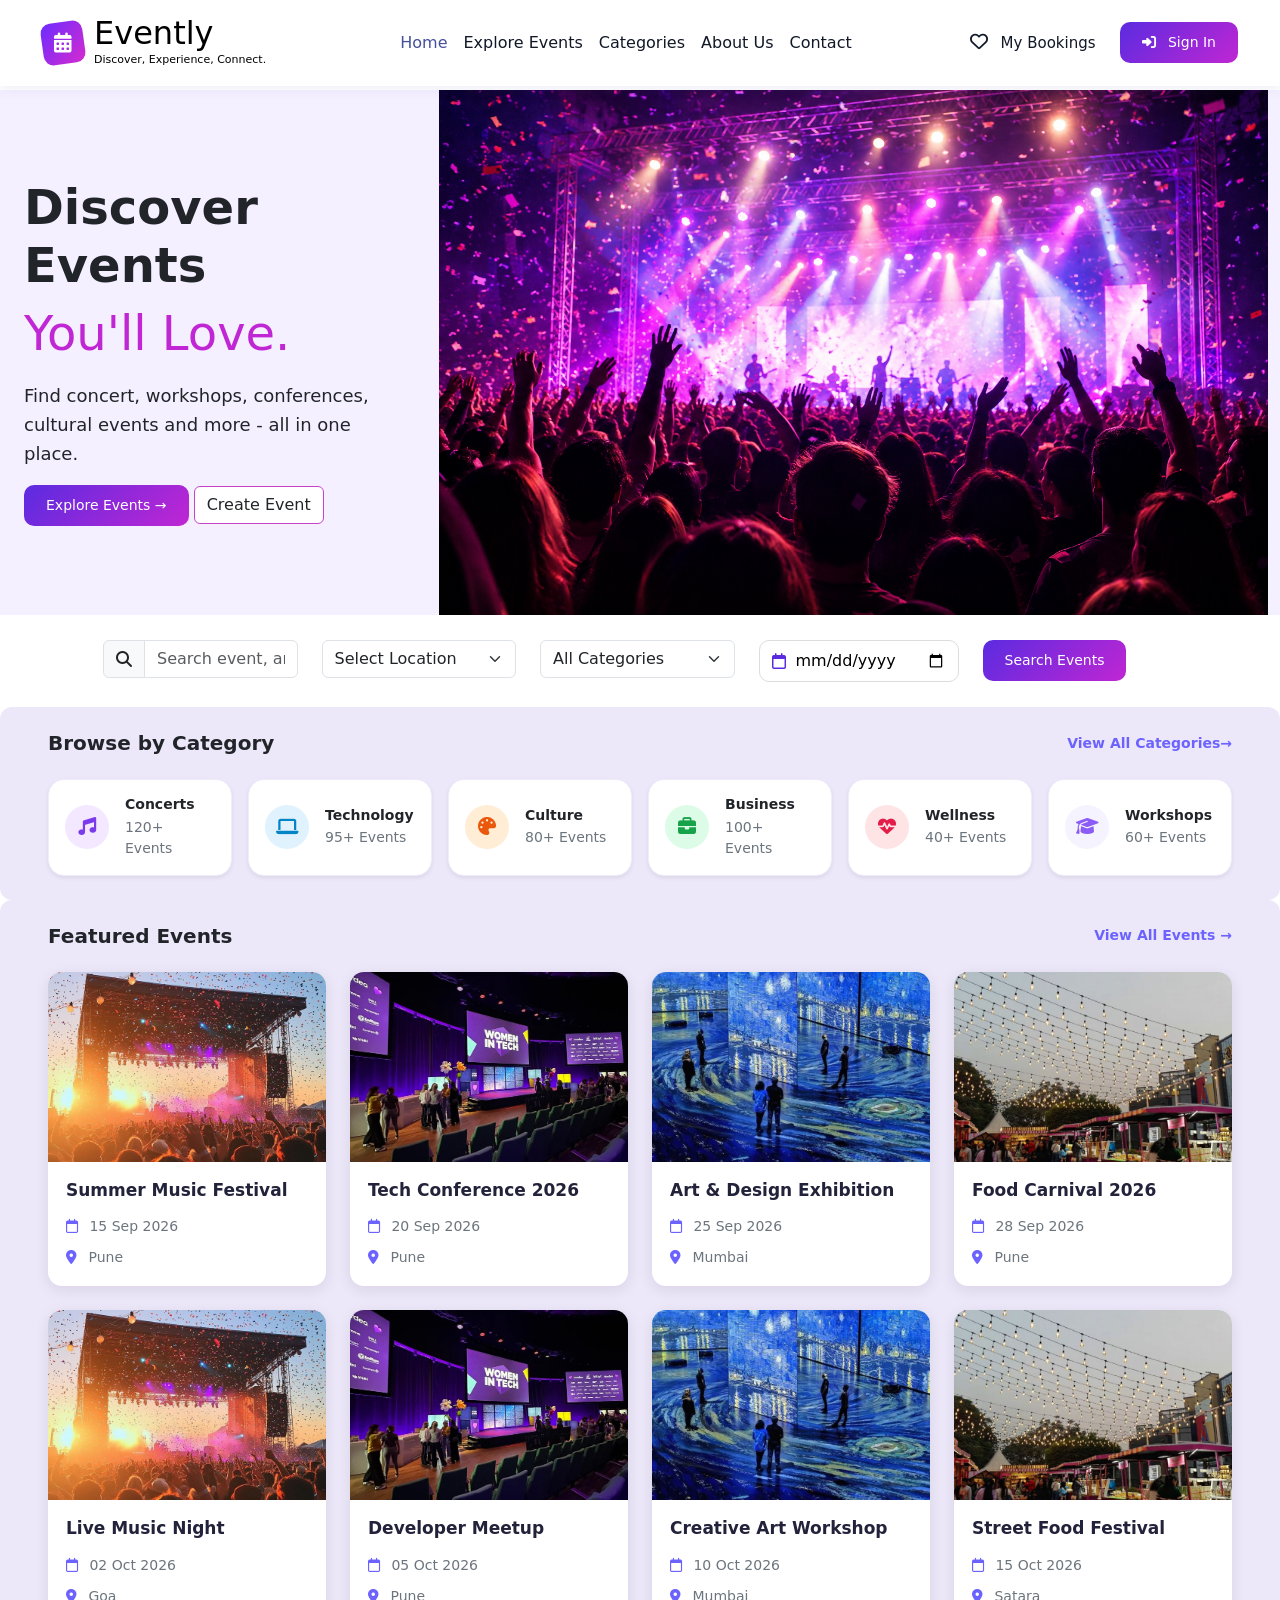
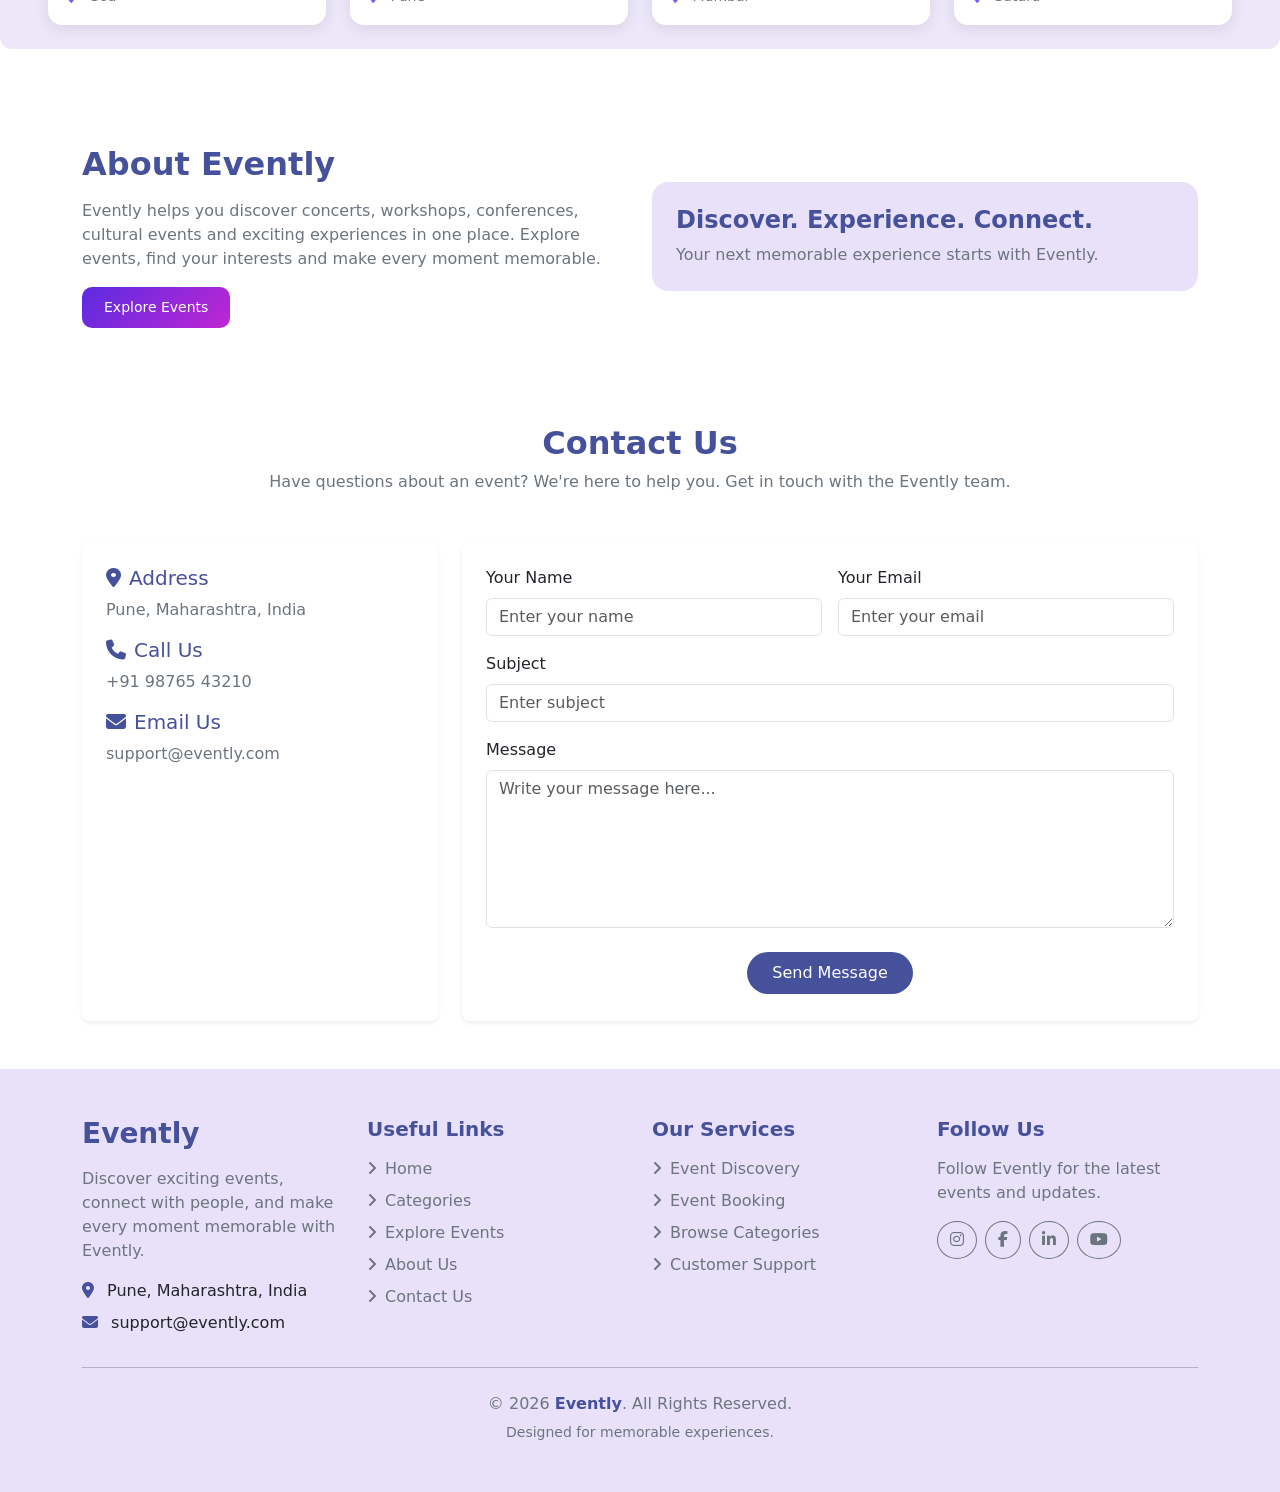
<file: index.html>
<!DOCTYPE html>
<html lang="en">

<head>
    <meta charset="UTF-8">
    <meta name="viewport" content="width=device-width, initial-scale=1.0">
    <title>Evently</title>

    <link href="/bootstrap.min.css" rel="stylesheet">
    <script src="/bootstrap.bundle.min.js"></script>

    <link rel="stylesheet" href="https://cdnjs.cloudflare.com/ajax/libs/font-awesome/6.7.2/css/all.min.css">

    <link rel="stylesheet" href="/style.css">
</head>

<body>
    <nav class="navbar navbar-expand-lg fixed-top ">
        <div class="container-fluid ">


            <a class="navbar-brand d-flex align-items-center" href="#">

                <div class="logo-icon">
                    <i class="fa-solid fa-calendar-days"></i>
                </div>

                <div class="logo-text">
                    <h1>Evently</h1>
                    <p>Discover, Experience, Connect.</p>
                </div>

            </a>

            <button class="navbar-toggler" type="button" data-bs-toggle="collapse"
                data-bs-target="#navbarSupportedContent">
                <span class="navbar-toggler-icon"></span>
            </button>

            <div class="collapse navbar-collapse" id="navbarSupportedContent">

                <ul class="navbar-nav mx-auto mb-2 mb-lg-0">

                    <li class="nav-item">
                        <a class="nav-link active" href="#home">Home</a>
                    </li>

                    <li class="nav-item">
                        <a class="nav-link" href="#explore_event">Explore Events</a>
                    </li>

                    <li class="nav-item">
                        <a class="nav-link" href="#categories">Categories</a>
                    </li>

                    <li class="nav-item">
                        <a class="nav-link" href="#aboutus">About Us</a>
                    </li>

                    <li class="nav-item">
                        <a class="nav-link" href="#contact">Contact</a>
                    </li>

                </ul>


                <div class="d-flex align-items-center gap-4">

                    <a href="#" class="booking-link">
                        <i class="fa-regular fa-heart"></i>
                        My Bookings
                    </a>

                    <a href="/signup.html" class="btn signin-btn text-decoration-none">
                        <i class="fa-solid fa-right-to-bracket me-2"></i> Sign In
                    </a>

                </div>

            </div>
        </div>
    </nav>

    <div class="container-fluid" id="home">
        <div class="row home">
            <div class="col-lg-4 p-4">

                <h1>Discover Events</h1>
                <h2>You'll Love.</h2>
                <p>Find concert, workshops, conferences, cultural events and more - all in one place.</p>
                <div class="d-grid gap-2 d-md-block">
                    <button class="btn signin-btn" type="button">Explore Events →</button>
                    <button class="btn btn-outline secbut " type="button">Create Event </button>
                </div>

            </div>
            <div class="col-lg-8">
                <div class="main_image">
                    <img src="/concert.png" alt="Concert">
                </div>
            </div>
        </div>

        <!-- explore events -->
        <div class="container search_bar mr-3 mt-3" id="explore_event">
            <div class="row m-2  ">

                <div class="col">
                    <div class="input-group">
                        <span class="input-group-text">
                            <i class="fa-solid fa-magnifying-glass"></i>
                        </span>

                        <input type="text" class="form-control" placeholder="Search event, artist, or place...">
                    </div>
                </div>


                <div class="col">
                    <select class="form-select">
                        <option>Select Location</option>
                        <option>Pune</option>
                        <option>Satara</option>
                        <option>Goa</option>
                    </select>
                </div>


                <div class="col">
                    <select class="form-select">
                        <option>All Categories</option>
                        <option>Music</option>
                        <option>Technology</option>
                        <option>Workshops</option>
                    </select>
                </div>


                <div class="col">
                    <div class="date-box">
                        <i class="fa-regular fa-calendar"></i>
                        <input type="date" id="eventDate">
                    </div>
                </div>


                <div class="col">
                    <button class="btn signin-btn">
                        Search Events
                    </button>
                </div>

            </div>
        </div>
    </div>
    </div>

    <!-- categories -->
    <div class="container-fluid mt-3  explore   px-5 py-4" id="categories">

        <div class="d-flex justify-content-between align-items-center mb-4">
            <h4 class="fw-bold m-0 fs-5">Browse by Category</h4>
            <a href="#" class="view-link">View All Categories→</a>
        </div>



        <div class="row g-3">


            <div class="col-lg-2 col-md-4 col-sm-6">
                <div class="category-box shadow-sm p-3 bg-white rounded-4 h-100 d-flex align-items-center gap-3">
                    <div class="icon-circle bg-purple-light text-purple">
                        <i class="fa-solid fa-music"></i>
                    </div>
                    <div>
                        <h6 class="mb-1 text-nowrap fw-bold">Concerts</h6>
                        <p class="text-secondary small mb-0">120+ Events</p>
                    </div>
                </div>
            </div>


            <div class="col-lg-2 col-md-4 col-sm-6">
                <div class="category-box shadow-sm p-3 bg-white rounded-4 h-100 d-flex align-items-center gap-3">
                    <div class="icon-circle bg-blue-light text-blue">
                        <i class="fa-solid fa-laptop"></i>
                    </div>
                    <div>
                        <h6 class="mb-1 text-nowrap fw-bold">Technology</h6>
                        <p class="text-secondary small mb-0">95+ Events</p>
                    </div>
                </div>
            </div>


            <div class="col-lg-2 col-md-4 col-sm-6">
                <div class="category-box shadow-sm p-3 bg-white rounded-4 h-100 d-flex align-items-center gap-3">
                    <div class="icon-circle bg-orange-light text-orange">
                        <i class="fa-solid fa-palette"></i>
                    </div>
                    <div>
                        <h6 class="mb-1 text-nowrap fw-bold">Culture</h6>
                        <p class="text-secondary small mb-0">80+ Events</p>
                    </div>
                </div>
            </div>


            <div class="col-lg-2 col-md-4 col-sm-6">
                <div class="category-box shadow-sm p-3 bg-white rounded-4 h-100 d-flex align-items-center gap-3">
                    <div class="icon-circle bg-green-light text-green">
                        <i class="fa-solid fa-briefcase"></i>
                    </div>
                    <div>
                        <h6 class="mb-1 text-nowrap fw-bold">Business</h6>
                        <p class="text-secondary small mb-0">100+ Events</p>
                    </div>
                </div>
            </div>


            <div class="col-lg-2 col-md-4 col-sm-6">
                <div class="category-box shadow-sm p-3 bg-white rounded-4 h-100 d-flex align-items-center gap-3">
                    <div class="icon-circle bg-pink-light text-pink">
                        <i class="fa-solid fa-heart-pulse"></i>
                    </div>
                    <div>
                        <h6 class="mb-1 text-nowrap fw-bold">Wellness</h6>
                        <p class="text-secondary small mb-0">40+ Events</p>
                    </div>
                </div>
            </div>


            <div class="col-lg-2 col-md-4 col-sm-6">
                <div class="category-box shadow-sm p-3 bg-white rounded-4 h-100 d-flex align-items-center gap-3">
                    <div class="icon-circle bg-lavender-light text-lavender">
                        <i class="fa-solid fa-graduation-cap"></i>
                    </div>
                    <div>
                        <h6 class="mb-1 text-nowrap fw-bold">Workshops</h6>
                        <p class="text-secondary small mb-0">60+ Events</p>
                    </div>
                </div>
            </div>

        </div>
    </div>



    <!-- Featured Events Section -->
    <div class="container-fluid px-lg-5 py-4 explore">


        <div class="d-flex justify-content-between align-items-center mb-4">
            <h4 class="fw-bold m-0 fs-5">Featured Events</h4>
            <a href="#events" class="view-link">View All Events →</a>
        </div>


        <div class="row row-cols-1 row-cols-sm-2 row-cols-lg-4 g-4">


            <div class="col">
                <div class="card event-card h-100">
                    <img src="/summar.jpg" class="card-img-top" alt="Summer Music Festival">
                    <div class="card-body">
                        <h5 class="card-title">Summer Music Festival</h5>
                        <p class="event-info"><i class="fa-regular fa-calendar"></i> 15 Sep 2026</p>
                        <p class="event-info mb-0"><i class="fa-solid fa-location-dot"></i> Pune</p>
                    </div>
                </div>
            </div>


            <div class="col">
                <div class="card event-card h-100">
                    <img src="/tech.jpg" class="card-img-top" alt="Tech Conference">
                    <div class="card-body">
                        <h5 class="card-title">Tech Conference 2026</h5>
                        <p class="event-info"><i class="fa-regular fa-calendar"></i> 20 Sep 2026</p>
                        <p class="event-info mb-0"><i class="fa-solid fa-location-dot"></i> Pune</p>
                    </div>
                </div>
            </div>


            <div class="col">
                <div class="card event-card h-100">
                    <img src="/artgallery.jpg" class="card-img-top" alt="Art Exhibition">
                    <div class="card-body">
                        <h5 class="card-title">Art &amp; Design Exhibition</h5>
                        <p class="event-info"><i class="fa-regular fa-calendar"></i> 25 Sep 2026</p>
                        <p class="event-info mb-0"><i class="fa-solid fa-location-dot"></i> Mumbai</p>
                    </div>
                </div>
            </div>


            <div class="col">
                <div class="card event-card h-100">
                    <img src="/food.jpg" class="card-img-top" alt="Food Carnival">
                    <div class="card-body">
                        <h5 class="card-title">Food Carnival 2026</h5>
                        <p class="event-info"><i class="fa-regular fa-calendar"></i> 28 Sep 2026</p>
                        <p class="event-info mb-0"><i class="fa-solid fa-location-dot"></i> Pune</p>
                    </div>
                </div>
            </div>

            <div class="col">
                <div class="card event-card h-100">
                    <img src="/summar.jpg" class="card-img-top" alt="Live Music Night">
                    <div class="card-body">
                        <h5 class="card-title">Live Music Night</h5>
                        <p class="event-info"><i class="fa-regular fa-calendar"></i> 02 Oct 2026</p>
                        <p class="event-info mb-0"><i class="fa-solid fa-location-dot"></i> Goa</p>
                    </div>
                </div>
            </div>


            <div class="col">
                <div class="card event-card h-100">
                    <img src="/tech.jpg" class="card-img-top" alt="Developer Meetup">
                    <div class="card-body">
                        <h5 class="card-title">Developer Meetup</h5>
                        <p class="event-info"><i class="fa-regular fa-calendar"></i> 05 Oct 2026</p>
                        <p class="event-info mb-0"><i class="fa-solid fa-location-dot"></i> Pune</p>
                    </div>
                </div>
            </div>


            <div class="col">
                <div class="card event-card h-100">
                    <img src="/artgallery.jpg" class="card-img-top" alt="Creative Art Workshop">
                    <div class="card-body">
                        <h5 class="card-title">Creative Art Workshop</h5>
                        <p class="event-info"><i class="fa-regular fa-calendar"></i> 10 Oct 2026</p>
                        <p class="event-info mb-0"><i class="fa-solid fa-location-dot"></i> Mumbai</p>
                    </div>
                </div>
            </div>

            <div class="col">
                <div class="card event-card h-100">
                    <img src="/food.jpg" class="card-img-top" alt="Street Food Festival">
                    <div class="card-body">
                        <h5 class="card-title">Street Food Festival</h5>
                        <p class="event-info"><i class="fa-regular fa-calendar"></i> 15 Oct 2026</p>
                        <p class="event-info mb-0"><i class="fa-solid fa-location-dot"></i> Satara</p>
                    </div>
                </div>
            </div>

        </div>
    </div>

    <div id="aboutus" class="py-4"></div>




    <!-- About Us Section -->
    <section class="container py-5">
        <div class="row align-items-center g-4">
            <div class="col-lg-6">
                <h2 class="fw-bold" style="color: #46519b;">
                    About Evently
                </h2>
                <p class="text-secondary mt-3">
                    Evently helps you discover concerts, workshops,
                    conferences, cultural events and exciting experiences
                    in one place. Explore events, find your interests
                    and make every moment memorable.
                </p>
                <a href="#explore_event" class="btn signin-btn">
                    Explore Events
                </a>
            </div>

            <div class="col-lg-6">
                <div class="p-4 rounded-4" style="background: #e8e1f9;">
                    <h4 class="fw-bold" style="color: #46519b;">
                        Discover. Experience. Connect.
                    </h4>
                    <p class="text-secondary mb-0">
                        Your next memorable experience starts with Evently.
                    </p>
                </div>
            </div>
        </div>
    </section>




    <!-- Contact Section -->
    <div class="container-fluid py-5" id="contact">
        <div class="container">

            <div class="text-center mb-5">
                <h2 class="fw-bold" style="color: rgb(70, 81, 155);">
                    Contact Us
                </h2>
                <p class="text-secondary">
                    Have questions about an event? We're here to help you.
                    Get in touch with the Evently team.
                </p>
            </div>

            <div class="row g-4">


                <div class="col-lg-4">
                    <div class="p-4 shadow-sm rounded-3 h-100">

                        <h5 style="color: rgb(70, 81, 155);">
                            <i class="fa-solid fa-location-dot me-2"></i>Address
                        </h5>
                        <p class="text-secondary">
                            Pune, Maharashtra, India
                        </p>

                        <h5 style="color: rgb(70, 81, 155);">
                            <i class="fa-solid fa-phone me-2"></i>Call Us
                        </h5>
                        <p class="text-secondary">
                            +91 98765 43210
                        </p>

                        <h5 style="color: rgb(70, 81, 155);">
                            <i class="fa-solid fa-envelope me-2"></i>Email Us
                        </h5>
                        <p class="text-secondary">
                            support@evently.com
                        </p>

                        <div class="mt-4">
                            <iframe
                                src="https://maps.google.com/maps?q=Pune,Maharashtra&t=&z=12&ie=UTF8&iwloc=&output=embed"
                                width="100%" height="200" style="border: 0;" class="rounded-3" allowfullscreen=""
                                loading="lazy">
                            </iframe>
                        </div>

                    </div>
                </div>


                <div class="col-lg-8">
                    <div class="p-4 shadow-sm rounded-3 h-100">

                        <form action="#" method="post">

                            <div class="row g-3">

                                <div class="col-md-6">
                                    <label for="name" class="form-label">
                                        Your Name
                                    </label>
                                    <input type="text" class="form-control" id="name" name="name"
                                        placeholder="Enter your name" required>
                                </div>

                                <div class="col-md-6">
                                    <label for="email" class="form-label">
                                        Your Email
                                    </label>
                                    <input type="email" class="form-control" id="email" name="email"
                                        placeholder="Enter your email" required>
                                </div>

                                <div class="col-12">
                                    <label for="subject" class="form-label">
                                        Subject
                                    </label>
                                    <input type="text" class="form-control" id="subject" name="subject"
                                        placeholder="Enter subject" required>
                                </div>

                                <div class="col-12">
                                    <label for="message" class="form-label">
                                        Message
                                    </label>
                                    <textarea class="form-control" id="message" name="message" rows="6"
                                        placeholder="Write your message here..." required></textarea>
                                </div>

                                <div class="col-12 text-center mt-4">
                                    <button type="submit" class="btn text-white rounded-pill px-4 py-2"
                                        style="background-color: rgb(70, 81, 155);">
                                        Send Message
                                    </button>
                                </div>

                            </div>

                        </form>

                    </div>
                </div>

            </div>
        </div>
    </div>


    <!-- Footer Section -->
    <footer style="background-color:  #e8e1f9;">

        <div class="container py-5">
            <div class="row g-4">


                <div class="col-lg-3 col-md-6">
                    <h3 class="fw-bold" style="color: rgb(70, 81, 155);">
                        Evently
                    </h3>

                    <p class="text-secondary mt-3">
                        Discover exciting events, connect with people,
                        and make every moment memorable with Evently.
                    </p>

                    <p class="mb-2">
                        <i class="fa-solid fa-location-dot me-2" style="color: rgb(70, 81, 155);"></i>
                        Pune, Maharashtra, India
                    </p>

                    <p class="mb-2">
                        <i class="fa-solid fa-envelope me-2" style="color: rgb(70, 81, 155);"></i>
                        support@evently.com
                    </p>
                </div>

                <!-- Useful Links -->
                <div class="col-lg-3 col-md-6">
                    <h5 class="fw-bold mb-3" style="color: rgb(70, 81, 155);">
                        Useful Links
                    </h5>

                    <ul class="list-unstyled">
                        <li class="mb-2">
                            <a href="#home" class="text-decoration-none text-secondary">
                                <i class="fa-solid fa-angle-right me-2"></i>Home
                            </a>
                        </li>

                        <li class="mb-2">
                            <a href="#category" class="text-decoration-none text-secondary">
                                <i class="fa-solid fa-angle-right me-2"></i>Categories
                            </a>
                        </li>

                        <li class="mb-2">
                            <a href="#events" class="text-decoration-none text-secondary">
                                <i class="fa-solid fa-angle-right me-2"></i>Explore Events
                            </a>
                        </li>

                        <li class="mb-2">
                            <a href="#aboutus" class="text-decoration-none text-secondary">
                                <i class="fa-solid fa-angle-right me-2"></i>About Us
                            </a>
                        </li>

                        <li class="mb-2">
                            <a href="#contact" class="text-decoration-none text-secondary">
                                <i class="fa-solid fa-angle-right me-2"></i>Contact Us
                            </a>
                        </li>
                    </ul>
                </div>

                <!-- Our Services -->
                <div class="col-lg-3 col-md-6">
                    <h5 class="fw-bold mb-3" style="color: rgb(70, 81, 155);">
                        Our Services
                    </h5>

                    <ul class="list-unstyled">
                        <li class="mb-2">
                            <a href="#events" class="text-decoration-none text-secondary">
                                <i class="fa-solid fa-angle-right me-2"></i>Event Discovery
                            </a>
                        </li>

                        <li class="mb-2">
                            <a href="#events" class="text-decoration-none text-secondary">
                                <i class="fa-solid fa-angle-right me-2"></i>Event Booking
                            </a>
                        </li>

                        <li class="mb-2">
                            <a href="#category" class="text-decoration-none text-secondary">
                                <i class="fa-solid fa-angle-right me-2"></i>Browse Categories
                            </a>
                        </li>

                        <li class="mb-2">
                            <a href="#contact" class="text-decoration-none text-secondary">
                                <i class="fa-solid fa-angle-right me-2"></i>Customer Support
                            </a>
                        </li>
                    </ul>
                </div>

                <!-- Social Media -->
                <div class="col-lg-3 col-md-6">
                    <h5 class="fw-bold mb-3" style="color: rgb(70, 81, 155);">
                        Follow Us
                    </h5>

                    <p class="text-secondary">
                        Follow Evently for the latest events and updates.
                    </p>

                    <div class="d-flex gap-2">
                        <a href="#" aria-label="Instagram" class="btn btn-outline-secondary rounded-circle">
                            <i class="fa-brands fa-instagram"></i>
                        </a>

                        <a href="#" aria-label="Facebook" class="btn btn-outline-secondary rounded-circle">
                            <i class="fa-brands fa-facebook-f"></i>
                        </a>

                        <a href="#" aria-label="LinkedIn" class="btn btn-outline-secondary rounded-circle">
                            <i class="fa-brands fa-linkedin-in"></i>
                        </a>

                        <a href="#" aria-label="YouTube" class="btn btn-outline-secondary rounded-circle">
                            <i class="fa-brands fa-youtube"></i>
                        </a>
                    </div>
                </div>

            </div>

            <hr class="my-4">

            <!-- Copyright -->
            <div class="text-center">
                <p class="mb-1 text-secondary">
                    &copy; 2026 <strong style="color: rgb(70, 81, 155);">Evently</strong>.
                    All Rights Reserved.
                </p>

                <small class="text-secondary">
                    Designed for memorable experiences.
                </small>
            </div>

        </div>
    </footer>




</body>

</html>
</file>
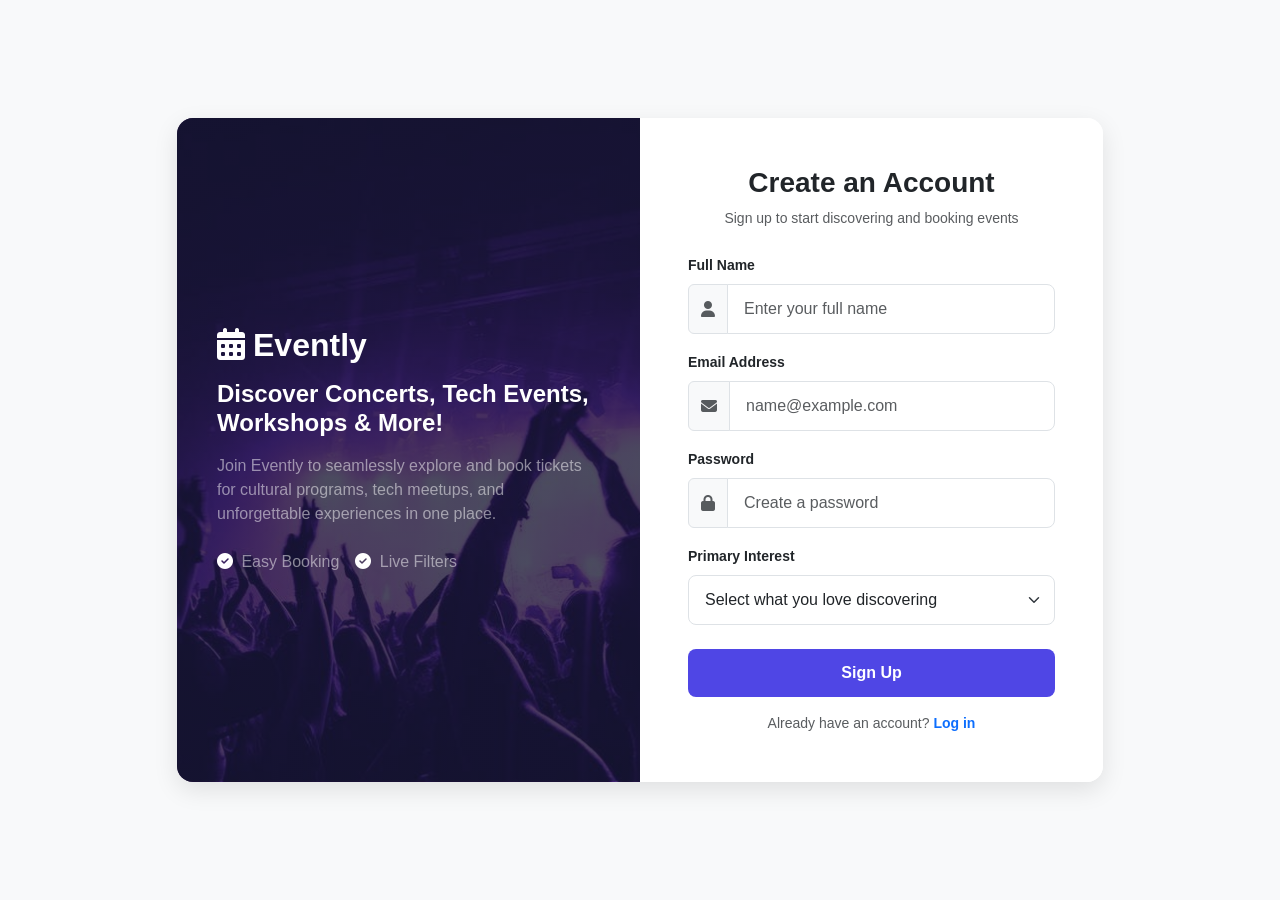
<file: signup.html>
<!DOCTYPE html>
<html lang="en">

<head>
    <meta charset="UTF-8">
    <meta name="viewport" content="width=device-width, initial-scale=1.0">
    <title>Sign Up - Evently</title>

    <link href="/bootstrap.min.css" rel="stylesheet">
    <script src="/bootstrap.bundle.min.js"></script>

   <link
  rel="stylesheet"
  href="https://cdnjs.cloudflare.com/ajax/libs/font-awesome/6.7.2/css/all.min.css">
    <style>
        body {
            font-family: 'Poppins', sans-serif;
            background-color: #f8f9fa;
            height: 100vh;
            display: flex;
            align-items: center;
            justify-content: center;
        }

        .signup-card {
            border: none;
            border-radius: 1rem;
            overflow: hidden;
            box-shadow: 0 0.5rem 1.5rem rgba(0, 0, 0, 0.1);
        }

        .left-banner {
            background-image: linear-gradient(rgba(15, 23, 42, 0.75),
                    rgba(15, 23, 42, 0.75)),
                url('/Purple\ lights\ concert.jpg');
            background-size: cover;
            background-position: center;
            background-repeat: no-repeat;
            color: white;
            padding: 40px;
            display: flex;
            flex-direction: column;
            justify-content: center;
        }

        .form-control,
        .form-select {
            padding: 0.75rem 1rem;
            border-radius: 0.5rem;
        }

        .form-control:focus,
        .form-select:focus {
            border-color: #4f46e5;
            box-shadow: 0 0 0 0.25rem rgba(79, 70, 229, 0.25);
        }

        .btn-primary-custom {
            background-color: #4f46e5;
            border: none;
            padding: 0.75rem;
            font-weight: 600;
            border-radius: 0.5rem;
            color: white;
            transition: background 0.3s ease;
        }

        .btn-primary-custom:hover {
            background-color: #4338ca;
        }
    </style>
</head>

<body>

    <div class="container">
        <div class="row justify-content-center">
            <div class="col-xl-10 col-lg-12">
                <div class="card signup-card">
                    <div class="row g-0">

                        <div class="col-lg-6 left-banner d-none d-lg-flex">
                            <div>
                                <h2 class="fw-bold mb-3"><i class="fa-solid fa-calendar-days me-2"></i>Evently</h2>
                                <h4 class="fw-semibold mb-3">Discover Concerts, Tech Events, Workshops & More!</h4>
                                <p class="mb-4 text-white-50">Join Evently to seamlessly explore and book tickets for
                                    cultural programs, tech meetups, and unforgettable experiences in one place.</p>
                                <div class="d-flex gap-3 text-white-50">
                                    <span><i class="fa-solid fa-check-circle text-white me-1"></i> Easy Booking</span>
                                    <span><i class="fa-solid fa-check-circle text-white me-1"></i> Live Filters</span>
                                </div>
                            </div>
                        </div>

                        <div class="col-lg-6 bg-white p-4 p-md-5">
                            <div class="text-center mb-4">
                                <h3 class="fw-bold text-dark">Create an Account</h3>
                                <p class="text-muted small">Sign up to start discovering and booking events</p>
                            </div>

                            <form id="signupForm">
                                <div class="mb-3">
                                    <label for="fullName" class="form-label small fw-semibold">Full Name</label>
                                    <div class="input-group">
                                        <span class="input-group-text bg-light"><i
                                                class="fa-solid fa-user text-muted"></i></span>
                                        <input type="text" class="form-control" id="fullName"
                                            placeholder="Enter your full name" required>
                                    </div>
                                </div>

                                <div class="mb-3">
                                    <label for="email" class="form-label small fw-semibold">Email Address</label>
                                    <div class="input-group">
                                        <span class="input-group-text bg-light"><i
                                                class="fa-solid fa-envelope text-muted"></i></span>
                                        <input type="email" class="form-control" id="email"
                                            placeholder="name@example.com" required>
                                    </div>
                                </div>

                                <div class="mb-3">
                                    <label for="password" class="form-label small fw-semibold">Password</label>
                                    <div class="input-group">
                                        <span class="input-group-text bg-light"><i
                                                class="fa-solid fa-lock text-muted"></i></span>
                                        <input type="password" class="form-control" id="password"
                                            placeholder="Create a password" required>
                                    </div>
                                </div>

                                <div class="mb-4">
                                    <label for="interest" class="form-label small fw-semibold">Primary Interest</label>
                                    <select class="form-select" id="interest">
                                        <option selected>Select what you love discovering</option>
                                        <option value="concerts">Concerts & Music</option>
                                        <option value="tech">Technology Events & Hackathons</option>
                                        <option value="workshops">Workshops & Masterclasses</option>
                                        <option value="cultural">Cultural Programs</option>
                                    </select>
                                </div>

                                <button type="submit" class="btn btn-primary-custom w-100 mb-3">Sign Up</button>

                                <p class="text-center text-muted small mb-0">
                                    Already have an account? <a href="#"
                                        class="text-decoration-none fw-semibold text-primary">Log in</a>
                                </p>
                            </form>
                        </div>

                    </div>
                </div>
            </div>
        </div>
    </div>

    <!-- Bootstrap JS Bundle CDN -->
    <script src="https://cdn.jsdelivr.net/npm/bootstrap@5.3.0/dist/js/bootstrap.bundle.min.js"></script>
    <script>
        // Interactive demo script for form action
        document.getElementById('signupForm').addEventListener('submit', function (e) {
            e.preventDefault();
            alert('Thank you for signing up for Evently! Account created successfully.');
        });
    </script>
</body>

</html>
</file>
<file: style.css>
* {
    padding: 0;
    margin: 0;
}

.navbar {
    background-color: #ffffff;
    padding: 12px 30px;
    box-shadow: 0 2px 12px rgba(70, 81, 155, 0.10);
    z-index: 1030;
}


body {
    padding-top: 90px;
}

html {
    scroll-behavior: smooth;
}


.navbar .nav-link {
    color: #343a40;
    font-weight: 500;
    transition: color 0.3s ease;
}

.navbar .nav-link:hover,
.navbar .nav-link.active {
    color: rgb(70, 81, 155);
}

/* Mobile responsive navbar */
@media (max-width: 991px) {
    .navbar {
        padding: 10px 15px;
    }

    body {
        padding-top: 80px;
    }

    .navbar-collapse {
        background-color: #ffffff;
        padding: 15px;
        border-radius: 10px;
    }
}

.logo-icon {
    width: 42px;
    height: 42px;
    background: linear-gradient(135deg, #6c2cff, #d52bcf);
    border-radius: 10px;

    display: flex;
    align-items: center;
    justify-content: center;

    margin-right: 10px;
    transform: rotate(-8deg);
}

.logo-icon i {
    color: white;
    font-size: 20px;
    transform: rotate(8deg);
}

.logo-text h1 {
    font-size: 32px;
    margin: 0;
    line-height: 1;
}

.logo-text p {
    font-size: 11px;
    margin: 3px 0 0;
}


.navbar-nav .nav-link {
    color: #111827;
}


.booking-link {
    text-decoration: none;
    color: #111827;
    font-size: 15px;
}

.booking-link i {
    font-size: 18px;
    margin-right: 8px;
}


.signin-btn {
    background: linear-gradient(135deg, #5b2be0, #c026d3) !important;
    color: white !important;
    border: none !important;
    padding: 10px 22px !important;
    border-radius: 10px !important;
    font-size: 14px !important;
    font-weight: 500;
    cursor: pointer;
}


.home{
    background-color: #e8e1f9;
  
}
.home h2{
    color: #c026d3;
}

.hero-image {
    width: 60%;
    height: 350px;
    overflow: hidden;

    clip-path: ellipse(85% 100% at 65% 50%);
}

.hero-image img {
    width: 100%;
    height: 100%;
    object-fit: cover;
}




.home {
    background: #f5f0ff;
    min-height: 350px;
    align-items: center;
}

.home h1 {
    font-size: 48px;
    font-weight: 600;
    margin-bottom: 10px;
}

.home h2 {
    font-size: 48px;
    color: linear-gradient(135deg, #5b2be0, #c026d3);
    margin-bottom: 20px;
}

.home p {
    font-size: 18px;
    line-height: 1.6;
}

.main_image {
    width: 100%;
    height: 525px;
    overflow: hidden;

   
}

.main_image img {
    width: 100%;
    height: 100%;
    object-fit: cover;
}
.secbut{
    border: solid rgb(200, 66, 200) 1px ;
    cursor: pointer;
    background-color: white;

}
.search_bar{
    background-color: white;
    width: 100%;
    
    border: solid white 1px;
   
   
}

.date-box {
    display: flex;
    align-items: center;
    gap: 10px;
    border: 1px solid #ddd;
    border-radius: 10px;
    padding: 8px 12px;
    background: white;
}

.date-box i {
    color: #5b2be0;
}

.date-box input {
    border: none;
    outline: none;
}



.explore {
  background-color: #e48bde;
  padding: 24px;
  border-radius: 12px;
}

.category-box {
  border: 1px solid #f0ecf9;
  transition: all 0.2s ease-in-out;
}

.category-box:hover {
  transform: translateY(-2px);
  box-shadow: 0 4px 12px rgba(0, 0, 0, 0.08) !important;
}

.category-box h6 {
  font-size: 14px;
}


.icon-circle {
  width: 44px;
  height: 44px;
  border-radius: 50%;
  display: flex;
  align-items: center;
  justify-content: center;
  font-size: 18px;
  flex-shrink: 0;
}

/* Color Themes for Icons */
.text-purple { color: #7c3aed; }
.bg-purple-light { background-color: #f3e8ff; }

.text-blue { color: #0284c7; }
.bg-blue-light { background-color: #e0f2fe; }

.text-orange { color: #ea580c; }
.bg-orange-light { background-color: #ffedd5; }

.text-green { color: #16a34a; }
.bg-green-light { background-color: #dcfce7; }

.text-pink { color: #e11d48; }
.bg-pink-light { background-color: #ffe4e6; }

.text-lavender { color: #8b5cf6; }
.bg-lavender-light { background-color: #f5f3ff; }



.explore {
    background-color: #ede7fa;
}

.event-card {
    height: 100%;
    border: none;
    border-radius: 14px;
    overflow: hidden;
    background: #fff;
    box-shadow: 0 4px 15px rgba(0, 0, 0, 0.09);
    transition: transform 0.3s ease, box-shadow 0.3s ease;
}

.event-card:hover {
    transform: translateY(-5px);
    box-shadow: 0 10px 25px rgba(0, 0, 0, 0.16);
}

.event-card .card-img-top {
    width: 100%;
    height: 190px;
    object-fit: cover;
}

.event-card .card-body {
    padding: 18px;
}

.event-card .card-title {
    font-size: 17px;
    font-weight: 700;
    color: #22223b;
    margin-bottom: 16px;
}

.event-info {
    font-size: 14px;
    color: #6c757d;
    margin-bottom: 10px;
}

.event-info i {
    color: #6c63ff;
    margin-right: 7px;
}

.view-link {
    color: #6c63ff;
    text-decoration: none;
    font-weight: 600;
    font-size: 14px;
}

.view-link:hover {
    color: #5146d8;
}

/* signup */
</file>
